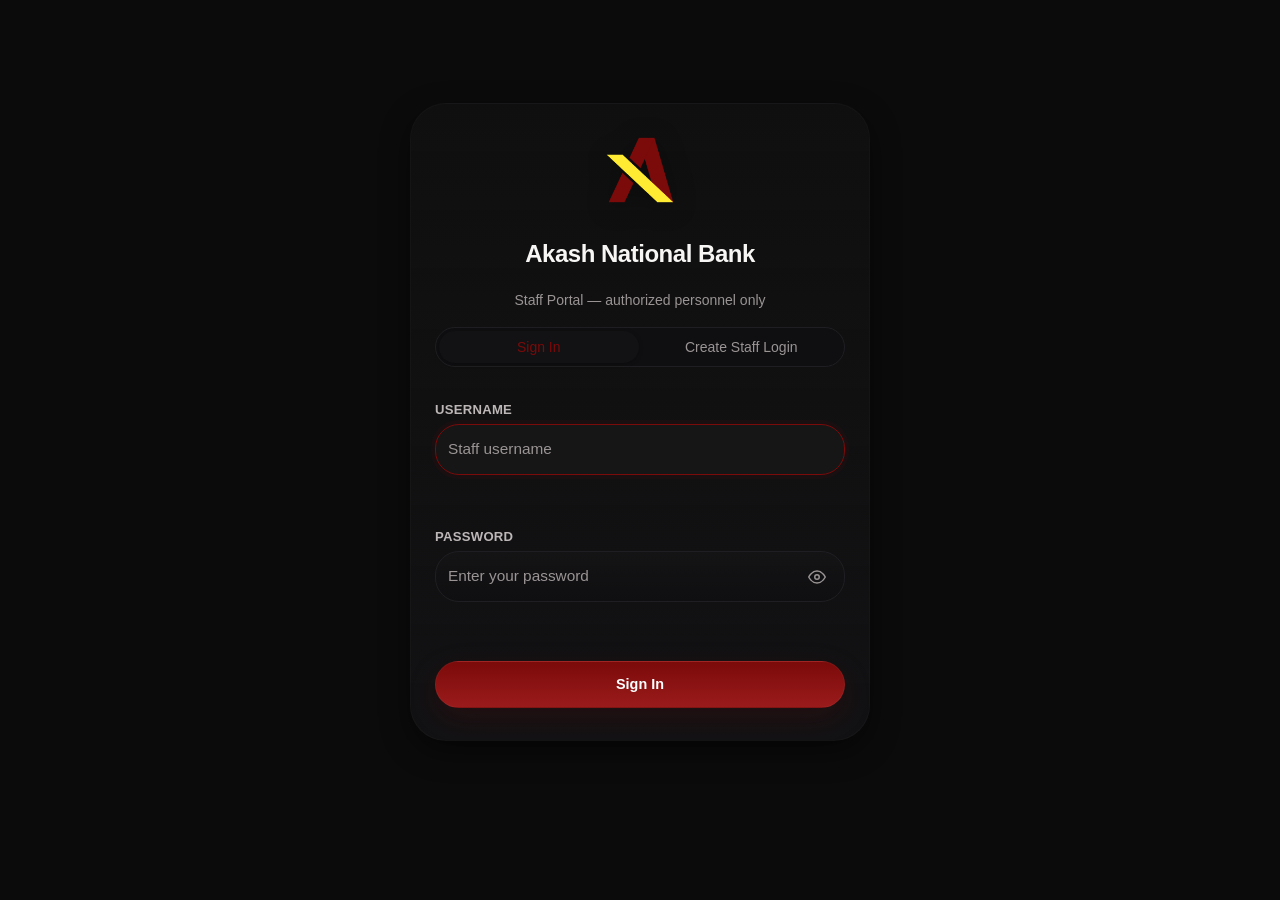
<file: frontend/index.html>
<!DOCTYPE html>
<html lang="en">
<head>
    <meta charset="UTF-8">
    <meta name="viewport" content="width=device-width, initial-scale=1.0, viewport-fit=cover">
    <meta name="theme-color" content="#7B0A0A">
    <meta name="description" content="Bank staff dashboard for customer accounts and transactions.">
    <title>Akash National Bank — Staff Dashboard</title>
    <!-- Using system fonts for modern Apple-like appearance; removed external font dependency -->
    <link rel="stylesheet" href="./style.css">
</head>
<body>
    <header class="topbar" role="banner">
        <div class="topbar-inner">
            <div class="topbar-brand">
                <img src="./assets/akash_logo.png" alt="Akash National Bank" class="brand-logo">
                <span class="brand-name">Akash National Bank</span>
            </div>
            <div class="topbar-actions">
                <button class="icon-btn" id="themeToggle" aria-label="Toggle dark/light mode">
                    <svg class="icon-sun" width="20" height="20" viewBox="0 0 24 24" fill="none" stroke="currentColor"
                         stroke-width="2" stroke-linecap="round" stroke-linejoin="round" aria-hidden="true">
                        <circle cx="12" cy="12" r="5"/>
                        <line x1="12" y1="1" x2="12" y2="3"/>
                        <line x1="12" y1="21" x2="12" y2="23"/>
                        <line x1="4.22" y1="4.22" x2="5.64" y2="5.64"/>
                        <line x1="18.36" y1="18.36" x2="19.78" y2="19.78"/>
                        <line x1="1" y1="12" x2="3" y2="12"/>
                        <line x1="21" y1="12" x2="23" y2="12"/>
                        <line x1="4.22" y1="19.78" x2="5.64" y2="18.36"/>
                        <line x1="18.36" y1="5.64" x2="19.78" y2="4.22"/>
                    </svg>
                </button>
                <button class="icon-btn" id="profileMenuToggle" aria-label="Profile menu">
                    <svg width="20" height="20" viewBox="0 0 24 24" fill="none" stroke="currentColor"
                         stroke-width="2" stroke-linecap="round" stroke-linejoin="round" aria-hidden="true">
                        <circle cx="12" cy="12" r="1"/>
                        <circle cx="19" cy="12" r="1"/>
                        <circle cx="5" cy="12" r="1"/>
                    </svg>
                </button>
                <div class="profile-menu" id="profileMenu" hidden>
                    <div class="profile-menu-content" id="profileMenuContent"></div>
                </div>
            </div>
        </div>
        <div class="topbar-tricolor" aria-hidden="true">
            <span class="tc-saffron"></span>
            <span class="tc-white"></span>
            <span class="tc-green"></span>
        </div>
    </header>

    <main class="page" id="main-content">
        <section class="hero" aria-label="Page header">
            <div class="hero-inner">
                <h1 class="hero-title">Staff Dashboard</h1>
                <p class="hero-subtitle">Create accounts, credit, withdraw, and review recent transactions.</p>
            </div>
        </section>

        <nav class="dash-nav" aria-label="Banking operations">
            <button class="dash-nav-btn is-active" data-panel="create" type="button">Create New Account</button>
            <button class="dash-nav-btn" data-panel="credit" type="button">Credit</button>
            <button class="dash-nav-btn" data-panel="withdraw" type="button">Withdraw</button>
            <button class="dash-nav-btn" data-panel="customers" type="button">Customer List</button>
            <button class="dash-nav-btn" data-panel="history" type="button">History</button>
        </nav>

        <section class="card panel" id="panel-create" aria-labelledby="create-heading">
            <div class="card-header">
                <h2 class="card-title" id="create-heading">Create New Account</h2>
            </div>
            <div class="card-body">
                <form id="createForm" novalidate>
                    <div class="field">
                        <label class="field-label" for="accountNumber">Bank account number</label>
                        <input class="field-input" id="accountNumber" name="accountNumber" type="text"
                               placeholder="e.g. ACC-100001" required>
                        <span class="field-error" id="accountNumber-error" role="alert"></span>
                    </div>
                    <div class="field">
                        <label class="field-label" for="customerName">Customer name</label>
                        <input class="field-input" id="customerName" name="customerName" type="text"
                               placeholder="Full name" required>
                        <span class="field-error" id="customerName-error" role="alert"></span>
                    </div>
                    <div class="field">
                        <label class="field-label" for="phone">Phone number</label>
                        <input class="field-input" id="phone" name="phone" type="tel"
                               placeholder="10–15 digits" required>
                        <span class="field-error" id="phone-error" role="alert"></span>
                    </div>
                    <div class="field">
                        <label class="field-label" for="address">Address</label>
                        <textarea class="field-input field-textarea" id="address" name="address"
                                  placeholder="Customer address" rows="3" required></textarea>
                        <span class="field-error" id="address-error" role="alert"></span>
                    </div>
                    <div class="field">
                        <label class="field-label" for="initialBalance">Initial balance (₹)</label>
                        <input class="field-input" id="initialBalance" name="initialBalance" type="text"
                               inputmode="decimal" placeholder="0.00" required>
                        <span class="field-error" id="initialBalance-error" role="alert"></span>
                    </div>
                    <div class="form-actions">
                        <button type="submit" class="btn btn-primary" id="createBtn">Create Account</button>
                    </div>
                </form>
                <div id="createMessage" class="toast" role="alert" aria-live="polite"></div>
                <div id="createdAccount" class="account-summary" hidden></div>
            </div>
        </section>

        <section class="card panel" id="panel-credit" hidden aria-labelledby="credit-heading">
            <div class="card-header">
                <h2 class="card-title" id="credit-heading">Credit Account</h2>
            </div>
            <div class="card-body">
                <form id="creditLookupForm" novalidate>
                    <div class="field">
                        <label class="field-label" for="creditAccountNumber">Account number</label>
                        <input class="field-input" id="creditAccountNumber" type="text" required>
                        <span class="field-error" id="creditAccountNumber-error" role="alert"></span>
                    </div>
                    <div class="form-actions">
                        <button type="submit" class="btn btn-primary" id="creditLookupBtn">Find Account</button>
                    </div>
                </form>
                <div id="creditAccount" class="account-summary" hidden></div>
                <form id="creditForm" novalidate hidden>
                    <div class="field">
                        <label class="field-label" for="creditAmount">Credit amount (₹)</label>
                        <input class="field-input" id="creditAmount" type="text" inputmode="decimal" placeholder="0.00" required>
                        <span class="field-error" id="creditAmount-error" role="alert"></span>
                    </div>
                    <div class="form-actions">
                        <button type="submit" class="btn btn-primary" id="creditBtn">Confirm Credit</button>
                    </div>
                </form>
                <div id="creditMessage" class="toast" role="alert" aria-live="polite"></div>
            </div>
        </section>

        <section class="card panel" id="panel-withdraw" hidden aria-labelledby="withdraw-heading">
            <div class="card-header">
                <h2 class="card-title" id="withdraw-heading">Withdraw</h2>
            </div>
            <div class="card-body">
                <form id="withdrawLookupForm" novalidate>
                    <div class="field">
                        <label class="field-label" for="withdrawAccountNumber">Account number</label>
                        <input class="field-input" id="withdrawAccountNumber" type="text" required>
                        <span class="field-error" id="withdrawAccountNumber-error" role="alert"></span>
                    </div>
                    <div class="form-actions">
                        <button type="submit" class="btn btn-primary" id="withdrawLookupBtn">Find Account</button>
                    </div>
                </form>
                <div id="withdrawAccount" class="account-summary" hidden></div>
                <form id="withdrawForm" novalidate hidden>
                    <div class="field">
                        <label class="field-label" for="withdrawAmount">Withdrawal amount (₹)</label>
                        <input class="field-input" id="withdrawAmount" type="text" inputmode="decimal" placeholder="0.00" required>
                        <span class="field-error" id="withdrawAmount-error" role="alert"></span>
                    </div>
                    <div class="form-actions">
                        <button type="submit" class="btn btn-primary" id="withdrawBtn">Review Withdrawal</button>
                    </div>
                </form>
                <div id="withdrawMessage" class="toast" role="alert" aria-live="polite"></div>
            </div>
        </section>

        <section class="card panel" id="panel-history" hidden aria-labelledby="history-heading">
            <div class="card-header">
                <h2 class="card-title" id="history-heading">Transaction History</h2>
            </div>
            <div class="card-body">
                <form id="historyForm" class="history-filter" novalidate>
                    <div class="field">
                        <label class="field-label" for="historyAccountNumber">
                            Account number <span class="field-label-hint">(optional)</span>
                        </label>
                        <input class="field-input" id="historyAccountNumber" type="text"
                               placeholder="Leave blank for recent activity">
                    </div>
                    <div class="form-actions">
                        <button type="submit" class="btn btn-primary" id="historyBtn">Load History</button>
                    </div>
                </form>
                <div id="historyMessage" class="toast" role="alert" aria-live="polite"></div>
                <div id="historyList" class="history-list"></div>
            </div>
        </section>

        <section class="card panel" id="panel-customers" hidden aria-labelledby="customers-heading">
            <div class="card-header">
                <h2 class="card-title" id="customers-heading">Customer List</h2>
            </div>
            <div class="card-body">
                <div class="form-actions">
                    <button type="button" class="btn btn-primary" id="loadCustomersBtn">Load Customers</button>
                </div>
                <div id="customersMessage" class="toast" role="alert" aria-live="polite"></div>
                <div id="customersList" class="customers-list"></div>
            </div>
        </section>
    </main>

    <dialog class="confirm-dialog" id="confirmDialog" aria-labelledby="dialog-title" aria-describedby="dialog-desc">
        <div class="dialog-inner">
            <div class="dialog-icon dialog-icon--warn" aria-hidden="true">
                <svg width="28" height="28" viewBox="0 0 24 24" fill="none" stroke="currentColor"
                     stroke-width="2" stroke-linecap="round" stroke-linejoin="round">
                    <path d="M10.29 3.86L1.82 18a2 2 0 0 0 1.71 3h16.94a2 2 0 0 0 1.71-3L13.71 3.86a2 2 0 0 0-3.42 0z"/>
                    <line x1="12" y1="9" x2="12" y2="13"/><line x1="12" y1="17" x2="12.01" y2="17"/>
                </svg>
            </div>
            <h3 class="dialog-title" id="dialog-title">Confirm withdrawal?</h3>
            <p class="dialog-desc" id="dialog-desc">This will deduct the amount from the customer account.</p>
            <div class="dialog-actions">
                <button class="btn btn-ghost" id="cancelAction" type="button">Cancel</button>
                <button class="btn btn-danger" id="confirmAction" type="button">Confirm Withdraw</button>
            </div>
        </div>
    </dialog>
    <div class="dialog-backdrop" id="dialogBackdrop" aria-hidden="true"></div>

    <script src="./config.js"></script>
    <script src="./script.js"></script>
</body>
</html>
</file>
<file: frontend/style.css>
/* ================================================================
   VAULT — Banking UI (Redesigned)
   Modern rounded theme using maroon · white · yellow · black
   ================================================================ */

/* ── 1. Design tokens ─────────────────────────────────────────── */
:root {
    /* Brand palette (repurposed variable names for minimal markup changes) */
    --saffron:        #7B0A0A; /* maroon */
    --saffron-light:  #9B1B1B;
    --saffron-dim:    rgba(123,10,10,0.10);
    --saffron-muted:  rgba(123,10,10,0.14);
    --green:          #FFD54A; /* warm yellow used for accents */
    --green-light:    #FFE27A;
    --green-dim:      rgba(255,213,74,0.10);
    --green-muted:    rgba(255,213,74,0.18);
    --chakra:         #000000; /* black accent */
    --white:          #FFFFFF;

    /* Neutrals (dark theme default) */
    --bg-base:        #0b0b0b;
    --bg-surface:     #0f0f10;
    --bg-card:        #121214;
    --bg-card-hover:  #17171a;
    --bg-input:       #0f0f11;
    --bg-input-focus: #161616;

    --border:         #1f1f23;
    --border-focus:   var(--saffron);
    --border-subtle:  #19191c;

    --text-primary:   #f7f6f5;
    --text-secondary: #bdb7b7;
    --text-muted:     #9a9494;
    --text-inverse:   #0b0b0b;

    /* Semantic */
    --success:        #22c55e;
    --success-dim:    rgba(34,197,94,0.09);
    --error:          #ef4444;
    --error-dim:      rgba(239,68,68,0.10);
    --warning:        var(--green);
    --money-color:    #4ade80; /* green for amounts and monetary values */

    /* Spacing scale */
    --sp-1: 4px;   --sp-2: 8px;   --sp-3: 12px;  --sp-4: 16px;
    --sp-5: 20px;  --sp-6: 24px;  --sp-8: 32px;  --sp-10: 40px;

    /* Radii — increase for a rounded, friendly look */
    --r-sm:  12px;
    --r-md:  18px;
    --r-lg:  26px;
    --r-xl:  32px;
    --r-full: 9999px;

    /* Backward-compatible radius tokens used elsewhere */
    --radius-sm: var(--r-sm);
    --radius-md: var(--r-md);
    --radius-lg: var(--r-lg);
    --radius-xl: var(--r-xl);

    /* Shadows */
    --shadow-card:   0 8px 30px rgba(0,0,0,0.48), 0 2px 6px rgba(0,0,0,0.24);
    --shadow-input:  0 0 0 4px rgba(123,10,10,0.08);
    --shadow-btn:    0 10px 30px rgba(123,10,10,0.18);
    --shadow-dialog: 0 28px 80px rgba(0,0,0,0.72);
    --shadow-lg:     0 10px 30px rgba(0,0,0,0.45);

    /* Motion */
    --ease-out: cubic-bezier(0.22, 1, 0.36, 1);
    --duration: 200ms;

    /* Layout */
    --topbar-h:   64px;
    --max-width:  1200px;
    --page-pad:   var(--sp-4);
}

/* Light theme */
[data-theme="light"] {
    --bg-base:        #f5f6fa;
    --bg-surface:     #eef0f7;
    --bg-card:        #ffffff;
    --bg-card-hover:  #f7f8fd;
    --bg-input:       #f0f2fa;
    --bg-input-focus: #fff;

    --border:         #d8dcea;
    --border-subtle:  #e8eaf3;

    --text-primary:   #111827;
    --text-secondary: #4b5563;
    --text-muted:     #9ca3af;
    --text-inverse:   #ffffff;

    --shadow-card:    0 2px 16px rgba(0,0,0,0.08), 0 1px 3px rgba(0,0,0,0.05);
    --shadow-input:   0 0 0 3px var(--saffron-muted);
    --shadow-btn:     0 4px 14px rgba(255,107,0,0.28);
}

/* ── 2. Reset & base ──────────────────────────────────────────── */
*, *::before, *::after {
    box-sizing: border-box;
    margin: 0;
    padding: 0;
}

html {
    -webkit-text-size-adjust: 100%;
    scroll-behavior: smooth;
}

body {
    /* Use Apple's SF if available, fallback to system sans */
    font-family: -apple-system, BlinkMacSystemFont, 'SF Pro Text', 'Segoe UI', Roboto, 'Helvetica Neue', Arial, sans-serif;
    font-size: 15px;
    line-height: 1.6;
    background-color: var(--bg-base);
    color: var(--text-primary);
    min-height: 100dvh;
    transition: background-color var(--duration), color var(--duration);
    -webkit-font-smoothing: antialiased;
}

/* Scrollbar (desktop) */
::-webkit-scrollbar { width: 6px; }
::-webkit-scrollbar-track { background: transparent; }
::-webkit-scrollbar-thumb { background: var(--border); border-radius: var(--r-full); }

/* Focus ring */
:focus-visible {
    outline: 2px solid var(--saffron);
    outline-offset: 2px;
}

/* ── 3. Top navigation bar ────────────────────────────────────── */
/* Hide topbar on login page */
body:has(.login-page) .topbar {
    display: none;
}

.topbar {
    position: sticky;
    top: 0;
    z-index: 100;
    background: linear-gradient(180deg, rgba(255,255,255,0.02), var(--bg-card));
    border-bottom: 1px solid rgba(255,255,255,0.02);
    backdrop-filter: blur(8px);
    -webkit-backdrop-filter: blur(8px);
    padding: 6px 0;
}

.topbar-inner {
    max-width: var(--max-width);
    margin: 0 auto;
    padding: 0 var(--page-pad);
    height: var(--topbar-h);
    display: flex;
    align-items: center;
    justify-content: space-between;
}

/* Tricolor accent stripe */
.topbar-tricolor {
    display: flex;
    height: 4px;
}
.tc-saffron { flex: 1; background: var(--saffron); }
.tc-white   { flex: 1; background: var(--white); opacity: 0.06; }
.tc-green   { flex: 1; background: var(--green); }

/* Brand */
.topbar-brand {
    display: flex;
    align-items: center;
    gap: var(--sp-2);
    text-decoration: none;
    color: inherit;
    min-width: 0;
}

.brand-logo {
    width: 40px;
    height: 40px;
    flex-shrink: 0;
    object-fit: contain;
    filter: drop-shadow(0 2px 8px rgba(0,0,0,0.3));
}

.brand-name {
    font-size: 1.05rem;
    font-weight: 700;
    letter-spacing: -0.01em;
    color: var(--text-primary);
    white-space: nowrap;
    overflow: hidden;
    text-overflow: ellipsis;
}

/* Icon button */
.icon-btn {
    display: grid;
    place-items: center;
    width: 40px;
    height: 40px;
    border-radius: var(--r-sm);
    border: 1px solid var(--border);
    background: var(--bg-input);
    color: var(--text-secondary);
    cursor: pointer;
    transition: background var(--duration), color var(--duration), border-color var(--duration);
}
.icon-btn:hover {
    background: var(--saffron-dim);
    color: var(--saffron);
    border-color: var(--saffron-muted);
}
.icon-btn .eye-hide { display: none; }

/* ── 4. Page layout ───────────────────────────────────────────── */
.page {
    max-width: var(--max-width);
    margin: 0 auto;
    padding: var(--sp-6) var(--page-pad) var(--sp-10);
}

/* ── 5. Hero ──────────────────────────────────────────────────── */
.hero {
    display: flex;
    align-items: center;
    justify-content: space-between;
    gap: var(--sp-4);
    margin-bottom: var(--sp-6);
    padding: var(--sp-6) var(--sp-6);
    background: linear-gradient(180deg, rgba(255,255,255,0.02), rgba(0,0,0,0.02));
    border-radius: calc(var(--r-xl) + 6px);
    border: 1px solid transparent;
    position: relative;
    overflow: visible;
}

/* Subtle gradient wash behind hero */
.hero::before {
    content: '';
    position: absolute;
    left: -20%; top: -40%;
    width: 240px; height: 240px;
    background: radial-gradient(circle at 30% 30%, var(--saffron-dim), transparent 35%);
    filter: blur(34px);
    opacity: 0.95;
    pointer-events: none;
}

.hero-inner { position: relative; z-index: 1; }

.hero-title {
    font-size: clamp(1.35rem, 4vw, 1.9rem);
    font-weight: 800;
    letter-spacing: -0.03em;
    line-height: 1.15;
    color: var(--text-primary);
    margin-bottom: var(--sp-1);
}

.hero-subtitle {
    font-size: 0.9rem;
    color: var(--text-secondary);
}

/* Mini Indian flag */
.hero-badge {
    flex-shrink: 0;
    position: relative;
    z-index: 1;
}

.mini-flag {
    width: 52px;
    border-radius: 4px;
    overflow: hidden;
    box-shadow: 0 2px 12px rgba(0,0,0,0.25);
    border: 1px solid rgba(255,255,255,0.1);
}

.mf-saffron, .mf-white, .mf-green {
    display: block;
    height: 18px;
}
.mf-saffron { background: var(--saffron); }
.mf-white   { background: #fff; position: relative; display: flex; align-items: center; justify-content: center; }
.mf-green   { background: var(--green); }

.mf-chakra {
    display: block;
    width: 12px;
    height: 12px;
    border: 2px solid var(--chakra);
    border-radius: 50%;
    position: relative;
}
.mf-chakra::before {
    content: '';
    position: absolute;
    inset: 1px;
    background: radial-gradient(circle, var(--chakra) 1.5px, transparent 1.5px);
}

/* ── 6. App shell grid ────────────────────────────────────────── */
.app-shell {
    display: grid;
    gap: var(--sp-5);
    grid-template-columns: 1fr;
}

@media (min-width: 860px) {
    .app-shell {
        grid-template-columns: 420px 1fr;
        align-items: start;
    }
}

@media (min-width: 1060px) {
    .app-shell {
        grid-template-columns: 460px 1fr;
    }
}

/* ── 7. Card ──────────────────────────────────────────────────── */
.card {
    background: linear-gradient(180deg, rgba(255,255,255,0.02), var(--bg-card));
    border: 1px solid rgba(255,255,255,0.02);
    border-radius: var(--r-xl);
    box-shadow: var(--shadow-card);
    overflow: hidden;
}

.card-header {
    display: flex;
    align-items: center;
    justify-content: space-between;
    padding: var(--sp-5) var(--sp-5) 0;
}

.card-title {
    display: flex;
    align-items: center;
    gap: var(--sp-2);
    font-size: 1rem;
    font-weight: 700;
    color: var(--text-primary);
}

.card-title svg {
    color: var(--saffron);
    flex-shrink: 0;
}

.card-body {
    padding: var(--sp-5);
}

/* ── 8. Form fields ───────────────────────────────────────────── */
.field {
    display: flex;
    flex-direction: column;
    gap: var(--sp-1);
    margin-bottom: var(--sp-4);
}

.field:last-of-type { margin-bottom: 0; }

.field-label {
    font-size: 0.82rem;
    font-weight: 600;
    color: var(--text-secondary);
    letter-spacing: 0.02em;
    text-transform: uppercase;
    display: flex;
    align-items: center;
    gap: var(--sp-2);
}

.field-label-hint {
    font-size: 0.75rem;
    font-weight: 400;
    text-transform: none;
    color: var(--text-muted);
    letter-spacing: 0;
}

.field-input {
    width: 100%;
    padding: 12px var(--sp-3);
    font: inherit;
    font-size: 0.96rem;
    background: linear-gradient(180deg, rgba(255,255,255,0.01), var(--bg-input));
    color: var(--text-primary);
    border: 1px solid var(--border);
    border-radius: calc(var(--r-md) + 6px);
    transition: border-color var(--duration), box-shadow var(--duration), background var(--duration), transform 120ms;
    -webkit-appearance: none;
    appearance: none;
}

.field-input::placeholder { color: var(--text-muted); }

.field-input:hover {
    border-color: var(--saffron-muted);
}

.field-input:focus {
    outline: none;
    border-color: var(--saffron);
    background: var(--bg-input-focus);
    box-shadow: var(--shadow-input);
}

.field-input.is-invalid {
    border-color: var(--error);
    box-shadow: 0 0 0 3px rgba(239,68,68,0.18);
}

.field-textarea {
    resize: vertical;
    min-height: 88px;
    line-height: 1.5;
}

.field-error {
    font-size: 0.8rem;
    color: var(--error);
    min-height: 1.2em;
    display: flex;
    align-items: center;
    gap: 4px;
}

/* ── 9. Password input wrapper ────────────────────────────────── */
.password-wrap {
    position: relative;
}

.password-wrap .field-input {
    padding-right: 46px;
}

.pwd-eye-btn {
    position: absolute;
    top: 50%;
    right: 10px;
    transform: translateY(-50%);
    background: transparent;
    border: none;
    color: var(--text-muted);
    cursor: pointer;
    padding: var(--sp-1);
    display: grid;
    place-items: center;
    border-radius: var(--r-sm);
    transition: color var(--duration), background var(--duration);
    /* Minimum touch target */
    min-width: 36px;
    min-height: 36px;
}

.pwd-eye-btn:hover { color: var(--saffron); background: var(--saffron-dim); }

.pwd-eye-btn[aria-pressed="true"] .eye-show { display: none; }
.pwd-eye-btn[aria-pressed="true"] .eye-hide { display: block; }
.pwd-eye-btn[aria-pressed="false"] .eye-show { display: block; }
.pwd-eye-btn[aria-pressed="false"] .eye-hide { display: none; }

/* ── 10. Password strength bar ────────────────────────────────── */
.strength-bar {
    display: flex;
    gap: var(--sp-1);
    margin-top: var(--sp-2);
}

.strength-seg {
    flex: 1;
    height: 4px;
    border-radius: var(--r-full);
    background: var(--border);
    transition: background var(--duration);
}

/*
  3-level scoring: data-score="1" Weak, "2" Medium, "3" Strong
  Only 3 segments used (data-seg 1–3); seg 4 kept in HTML but hidden.
*/
.strength-seg[data-seg="4"] { display: none; }

/* Weak — first segment red */
.strength-bar[data-score="1"] .strength-seg[data-seg="1"] { background: var(--error); }

/* Medium — first two segments amber */
.strength-bar[data-score="2"] .strength-seg[data-seg="1"],
.strength-bar[data-score="2"] .strength-seg[data-seg="2"] { background: var(--warning); }

/* Strong — all three segments green */
.strength-bar[data-score="3"] .strength-seg[data-seg="1"],
.strength-bar[data-score="3"] .strength-seg[data-seg="2"],
.strength-bar[data-score="3"] .strength-seg[data-seg="3"] { background: var(--green); }

.strength-label {
    font-size: 0.75rem;
    font-weight: 600;
    color: var(--text-muted);
    margin-top: 2px;
    min-height: 1em;
    letter-spacing: 0.01em;
}

/* ── 11. Form actions ─────────────────────────────────────────── */
.form-actions {
    display: flex;
    gap: var(--sp-3);
    margin-top: var(--sp-5);
    flex-wrap: wrap;
}

/* ── 12. Buttons ──────────────────────────────────────────────── */
.btn {
    display: inline-flex;
    align-items: center;
    justify-content: center;
    gap: var(--sp-2);
    padding: 11px var(--sp-5);
    font: inherit;
    font-size: 0.9rem;
    font-weight: 700;
    border-radius: var(--r-lg);
    border: 1.5px solid transparent;
    cursor: pointer;
    text-decoration: none;
    white-space: nowrap;
    transition:
        background var(--duration),
        box-shadow var(--duration),
        transform 80ms,
        opacity var(--duration),
        border-color var(--duration);
    /* Minimum touch target */
    min-height: 44px;
    user-select: none;
    -webkit-tap-highlight-color: transparent;
}

.btn:active { transform: scale(0.97); }
.btn:disabled {
    opacity: 0.5;
    cursor: not-allowed;
    transform: none;
}

/* Primary — saffron */
.btn-primary {
    background: linear-gradient(180deg, var(--saffron) 0%, var(--saffron-light) 100%);
    color: var(--white);
    box-shadow: var(--shadow-btn);
    flex: 1;
    border: 1px solid rgba(255,255,255,0.04);
}
.btn-primary:hover:not(:disabled) {
    transform: translateY(-2px);
    box-shadow: 0 18px 36px rgba(123,10,10,0.22);
}

/* Secondary — outlined green */
.btn-secondary {
    background: transparent;
    color: var(--text-primary);
    border-color: rgba(255,255,255,0.04);
    backdrop-filter: blur(6px);
}
.btn-secondary:hover:not(:disabled) {
    background: rgba(255,255,255,0.02);
    color: var(--green);
    border-color: var(--green-muted);
}

/* Ghost */
.btn-ghost {
    background: transparent;
    color: var(--text-secondary);
    border-color: var(--border);
}
.btn-ghost:hover:not(:disabled) {
    background: var(--bg-input);
    color: var(--text-primary);
}

/* Danger */
.btn-danger {
    background: var(--error);
    color: var(--white);
    border-color: var(--error);
}
.btn-danger:hover:not(:disabled) {
    background: #dc2626;
    box-shadow: 0 4px 14px rgba(239,68,68,0.35);
}

/* Loading spinner inside btn */
.btn.is-loading {
    pointer-events: none;
    position: relative;
    color: transparent;
}
.btn.is-loading::after {
    content: '';
    position: absolute;
    inset: 50% auto auto 50%;
    transform: translate(-50%, -50%);
    width: 16px;
    height: 16px;
    border: 2px solid rgba(255,255,255,0.4);
    border-top-color: #fff;
    border-radius: 50%;
    animation: spin 0.65s linear infinite;
}

/* ── 13. Toast / feedback ─────────────────────────────────────── */
.toast {
    display: none;
    align-items: center;
    gap: var(--sp-2);
    padding: var(--sp-3) var(--sp-4);
    border-radius: var(--r-md);
    font-size: 0.875rem;
    font-weight: 500;
    margin-top: var(--sp-4);
    animation: slideIn 0.22s var(--ease-out);
}

.toast.visible { display: flex; }

.toast.success {
    background: var(--success-dim);
    color: var(--success);
    border: 1px solid rgba(34,197,94,0.25);
}

.toast.error {
    background: var(--error-dim);
    color: var(--error);
    border: 1px solid rgba(239,68,68,0.25);
}

/* ── 14. Vault header ─────────────────────────────────────────── */
.vault-card-header {
    padding-bottom: var(--sp-4);
}

/* Badge / count pill */
.badge {
    display: inline-flex;
    align-items: center;
    justify-content: center;
    min-width: 26px;
    height: 22px;
    padding: 0 var(--sp-2);
    font-size: 0.75rem;
    font-weight: 700;
    border-radius: var(--r-full);
    background: var(--saffron-dim);
    color: var(--saffron);
    border: 1px solid var(--saffron-muted);
}

/* ── 15. Search bar ───────────────────────────────────────────── */
.search-wrap {
    position: relative;
    margin-bottom: var(--sp-4);
}

.search-icon {
    position: absolute;
    left: 12px;
    top: 50%;
    transform: translateY(-50%);
    color: var(--text-muted);
    pointer-events: none;
}

.search-input {
    width: 100%;
    padding: 10px var(--sp-3) 10px 38px;
    font: inherit;
    font-size: 0.9rem;
    background: var(--bg-input);
    color: var(--text-primary);
    border: 1.5px solid var(--border);
    border-radius: var(--r-md);
    transition: border-color var(--duration), box-shadow var(--duration);
    -webkit-appearance: none;
    appearance: none;
}

.search-input::placeholder { color: var(--text-muted); }

.search-input:focus {
    outline: none;
    border-color: var(--saffron);
    box-shadow: var(--shadow-input);
}

/* Clear button on search (native) */
.search-input::-webkit-search-cancel-button { opacity: 0.5; cursor: pointer; }

/* ── 16. Vault list ───────────────────────────────────────────── */
.vault-list {
    display: flex;
    flex-direction: column;
    gap: var(--sp-3);
}

/* ── 17. Vault item card ──────────────────────────────────────── */
.vault-item {
    display: grid;
    grid-template-columns: 1fr auto;
    gap: var(--sp-3);
    align-items: start;
    padding: var(--sp-4);
    background: var(--bg-card);
    border: 1.5px solid var(--border-subtle);
    border-radius: var(--r-md);
    transition: border-color var(--duration), background var(--duration), transform var(--duration);
    animation: fadeUp 0.25s var(--ease-out);
    position: relative;
    overflow: hidden;
}

.vault-item::before {
    content: '';
    position: absolute;
    left: 0; top: 0; bottom: 0;
    width: 3px;
    background: linear-gradient(180deg, var(--saffron), var(--green));
    border-radius: 0 2px 2px 0;
}

.vault-item:hover {
    border-color: var(--saffron-muted);
    background: var(--bg-card-hover);
}

.vault-item-info { min-width: 0; padding-left: var(--sp-2); }

.vault-item-title {
    font-size: 0.95rem;
    font-weight: 700;
    color: var(--text-primary);
    margin-bottom: 2px;
    white-space: nowrap;
    overflow: hidden;
    text-overflow: ellipsis;
}

.vault-item-row {
    display: flex;
    align-items: center;
    gap: var(--sp-2);
    font-size: 0.82rem;
    color: var(--text-secondary);
    margin-top: 4px;
    min-width: 0;
}

.vault-item-row svg { flex-shrink: 0; color: var(--text-muted); }

.vault-item-value {
    min-width: 0;
    overflow: hidden;
    text-overflow: ellipsis;
    white-space: nowrap;
}

.vault-item-password {
    font-family: 'Courier New', monospace;
    letter-spacing: 0.08em;
    font-size: 0.82rem;
}

.vault-item-notes {
    color: var(--text-muted);
    font-style: italic;
    font-size: 0.78rem;
    margin-top: var(--sp-2);
    display: -webkit-box;
    -webkit-line-clamp: 2;
    -webkit-box-orient: vertical;
    overflow: hidden;
}

/* Item action buttons cluster */
.vault-item-actions {
    display: flex;
    flex-direction: column;
    gap: var(--sp-2);
    flex-shrink: 0;
}

.item-btn {
    display: grid;
    place-items: center;
    width: 34px;
    height: 34px;
    border-radius: var(--r-sm);
    border: 1.5px solid var(--border);
    background: var(--bg-input);
    color: var(--text-muted);
    cursor: pointer;
    transition: background var(--duration), color var(--duration), border-color var(--duration);
    /* Touch target */
    min-width: 34px;
    min-height: 34px;
}

.item-btn:hover { color: var(--saffron); border-color: var(--saffron-muted); background: var(--saffron-dim); }

.item-btn-delete:hover { color: var(--error); border-color: rgba(239,68,68,0.3); background: var(--error-dim); }

.item-btn-copy.copied {
    color: var(--green-light);
    border-color: var(--green-muted);
    background: var(--green-dim);
}

/* ── 18. Empty state ──────────────────────────────────────────── */
.empty-state {
    display: flex;
    flex-direction: column;
    align-items: center;
    justify-content: center;
    gap: var(--sp-3);
    padding: var(--sp-10) var(--sp-4);
    text-align: center;
    color: var(--text-muted);
}

.empty-icon {
    width: 56px;
    height: 56px;
    border-radius: var(--r-lg);
    background: var(--saffron-dim);
    border: 1.5px solid var(--saffron-muted);
    display: grid;
    place-items: center;
    color: var(--saffron);
}

.empty-title {
    font-size: 0.95rem;
    font-weight: 600;
    color: var(--text-secondary);
}

.empty-desc {
    font-size: 0.82rem;
    max-width: 220px;
}

/* ── 19. Loading state skeleton ───────────────────────────────── */
.skeleton {
    border-radius: var(--r-md);
    background: linear-gradient(90deg,
        var(--bg-card) 25%,
        var(--bg-card-hover) 50%,
        var(--bg-card) 75%);
    background-size: 200% 100%;
    animation: shimmer 1.4s ease infinite;
}

.skeleton-item {
    height: 80px;
    border-radius: var(--r-md);
}

/* ── 20. Confirm dialog ───────────────────────────────────────── */
.confirm-dialog {
    position: fixed;
    inset: 0;
    z-index: 300;
    margin: auto;
    width: calc(100% - var(--sp-8));
    max-width: 380px;
    background: var(--bg-card);
    border: 1.5px solid var(--border);
    border-radius: var(--r-xl);
    box-shadow: var(--shadow-dialog);
    padding: 0;
    display: none;
    animation: scaleIn 0.22s var(--ease-out);
}

.confirm-dialog[open] { display: block; }

.dialog-backdrop {
    display: none;
    position: fixed;
    inset: 0;
    z-index: 200;
    background: rgba(0,0,0,0.65);
    backdrop-filter: blur(4px);
    -webkit-backdrop-filter: blur(4px);
    animation: fadeIn 0.18s ease;
}

.dialog-backdrop.active { display: block; }

.dialog-inner {
    padding: var(--sp-6);
    display: flex;
    flex-direction: column;
    align-items: center;
    gap: var(--sp-3);
    text-align: center;
}

.dialog-icon {
    width: 56px;
    height: 56px;
    border-radius: var(--r-lg);
    background: var(--error-dim);
    border: 1.5px solid rgba(239,68,68,0.25);
    display: grid;
    place-items: center;
    color: var(--error);
}

.dialog-title {
    font-size: 1.05rem;
    font-weight: 700;
    color: var(--text-primary);
}

.dialog-desc {
    font-size: 0.875rem;
    color: var(--text-secondary);
}

.dialog-actions {
    display: flex;
    gap: var(--sp-3);
    width: 100%;
    margin-top: var(--sp-2);
}

.dialog-actions .btn { flex: 1; }

/* ── 21. Animations ───────────────────────────────────────────── */
@keyframes spin {
    to { transform: translate(-50%, -50%) rotate(360deg); }
}

@keyframes shimmer {
    from { background-position: 200% 0; }
    to   { background-position: -200% 0; }
}

@keyframes slideIn {
    from { opacity: 0; transform: translateY(-6px); }
    to   { opacity: 1; transform: translateY(0); }
}

@keyframes fadeUp {
    from { opacity: 0; transform: translateY(8px); }
    to   { opacity: 1; transform: translateY(0); }
}

@keyframes scaleIn {
    from { opacity: 0; transform: scale(0.94); }
    to   { opacity: 1; transform: scale(1); }
}

@keyframes fadeIn {
    from { opacity: 0; }
    to   { opacity: 1; }
}

/* ── 22. Responsive overrides ─────────────────────────────────── */

/* Tight phones */
@media (max-width: 420px) {
    :root { --page-pad: var(--sp-3); }

    .hero {
        padding: var(--sp-4) var(--sp-4);
    }

    .hero-title { font-size: 1.2rem; }

    .form-actions {
        flex-direction: column;
    }
    .btn-primary { flex: none; width: 100%; }
    .btn-secondary { width: 100%; }

    .vault-item {
        grid-template-columns: 1fr;
    }
    .vault-item-actions {
        flex-direction: row;
        justify-content: flex-end;
    }
}

/* Tablet and above — items use more horizontal space */
@media (min-width: 600px) {
    :root { --page-pad: var(--sp-6); }

    .vault-item-actions {
        flex-direction: column;
    }
}

/* Wide desktop */
@media (min-width: 1200px) {
    :root { --page-pad: var(--sp-8); }
}

/* Reduce motion */
@media (prefers-reduced-motion: reduce) {
    *, *::before, *::after {
        animation-duration: 0.01ms !important;
        transition-duration: 0.01ms !important;
    }
}

/* ================================================================
   AUTH — Login page styles
   ================================================================ */

/* Full-page centered layout */
.login-page {
    min-height: calc(100vh - 56px); /* subtract topbar height */
    display: flex;
    align-items: center;
    justify-content: center;
    padding: var(--sp-6) var(--sp-4);
}

/* Login card */
.login-card {
    width: 100%;
    max-width: 460px;
    background: linear-gradient(180deg, rgba(255,255,255,0.02), var(--bg-card));
    border: 1px solid rgba(255,255,255,0.02);
    border-radius: calc(var(--r-xl) + 4px);
    padding: var(--sp-8) var(--sp-6);
    box-shadow: var(--shadow-lg);
    display: flex;
    flex-direction: column;
    align-items: center;
    gap: var(--sp-4);
}

/* Brand icon circle at top */
.login-brand {
    margin-bottom: var(--sp-2);
}

.login-brand-icon {
    width: 68px;
    height: 68px;
    object-fit: contain;
    filter: drop-shadow(0 4px 12px rgba(0,0,0,0.3));
}

.login-title {
    font-size: 1.5rem;
    font-weight: 700;
    color: var(--text-primary);
    margin: 0;
    text-align: center;
    letter-spacing: -0.02em;
}

.login-subtitle {
    font-size: 0.875rem;
    color: var(--text-muted);
    margin: 0;
    text-align: center;
}

/* Form fills full card width */
.login-form {
    width: 100%;
    display: flex;
    flex-direction: column;
    gap: var(--sp-4);
    margin-top: var(--sp-2);
}

/* Full-width submit button */
.login-submit {
    width: 100%;
    justify-content: center;
    margin-top: var(--sp-2);
}

/* Error banner */
.login-error {
    background: var(--error-dim, rgba(239,68,68,0.12));
    border: 1px solid rgba(239,68,68,0.3);
    color: var(--error, #ef4444);
    border-radius: var(--radius-md);
    padding: var(--sp-3) var(--sp-4);
    font-size: 0.875rem;
    text-align: center;
}

/* Hint text at bottom */
.login-hint {
    font-size: 0.8rem;
    color: var(--text-subtle, var(--text-muted));
    text-align: center;
    margin: 0;
    margin-top: var(--sp-2);
    opacity: 0.7;
}

/* Error state on inputs (mirrors existing field-input focus style) */
.field-input--error {
    border-color: var(--error, #ef4444) !important;
    outline-color: var(--error, #ef4444) !important;
}

/* ── Topbar user pill (shown in profile menu) ── */
.user-pill {
    display: flex;
    align-items: center;
    gap: var(--sp-2);
    background: var(--saffron-dim);
    border: 1px solid var(--saffron-muted);
    border-radius: var(--r-md);
    padding: var(--sp-2) var(--sp-3);
    font-size: 0.85rem;
    color: var(--text-primary);
    font-weight: 500;
    width: 100%;
    text-align: center;
    justify-content: center;
}

.user-pill svg {
    color: var(--saffron);
    flex-shrink: 0;
}

/* Logout button */
.btn-logout {
    display: flex;
    align-items: center;
    justify-content: center;
    gap: var(--sp-1);
    background: var(--error-dim);
    border: 1px solid rgba(239,68,68,0.2);
    color: var(--error);
    border-radius: var(--r-md);
    padding: var(--sp-2) var(--sp-3);
    font-size: 0.85rem;
    font-weight: 600;
    cursor: pointer;
    transition: border-color 0.15s, color 0.15s, background 0.15s;
    white-space: nowrap;
    width: 100%;
}

.btn-logout:hover {
    border-color: var(--error);
    color: var(--white);
    background: var(--error);
}

/* Profile menu dropdown */
.profile-menu {
    position: absolute;
    top: 100%;
    right: var(--sp-2);
    background: var(--bg-card);
    border: 1px solid var(--border);
    border-radius: var(--r-lg);
    box-shadow: var(--shadow-card);
    padding: var(--sp-2);
    margin-top: var(--sp-2);
    z-index: 1000;
    min-width: 200px;
}

.profile-menu[hidden] {
    display: none;
}

.profile-menu-content {
    display: flex;
    flex-direction: column;
    gap: var(--sp-2);
}

.topbar-actions {
    display: flex;
    align-items: center;
    gap: var(--sp-2);
    position: relative;
}

@media (max-width: 420px) {
    .login-card {
        padding: var(--sp-6) var(--sp-4);
    }
    .brand-logo {
        width: 32px;
        height: 32px;
    }
    .brand-name {
        font-size: 0.95rem;
    }
}

@media (max-width: 600px) {
    .brand-logo {
        width: 36px;
        height: 36px;
    }
}

/* ── Auth tabs ───────────────────────────────────────────────── */
.auth-tabs {
    display: flex;
    width: 100%;
    background: var(--bg-input);
    border: 1px solid var(--border);
    border-radius: var(--radius-lg);
    padding: 3px;
    gap: 3px;
    margin-bottom: var(--sp-2);
}

.auth-tab {
    flex: 1;
    padding: var(--sp-2) var(--sp-3);
    border: none;
    border-radius: calc(var(--radius-lg) - 3px);
    background: transparent;
    color: var(--text-muted);
    font-size: 0.875rem;
    font-weight: 500;
    font-family: inherit;
    cursor: pointer;
    transition: background 0.18s, color 0.18s;
    white-space: nowrap;
}

.auth-tab:hover:not(.auth-tab--active) {
    background: var(--bg-card-hover);
    color: var(--text-secondary);
}

.auth-tab--active {
    background: var(--bg-card);
    color: var(--saffron);
    box-shadow: 0 1px 4px rgba(0,0,0,0.25);
}

/* ── Auth panels ─────────────────────────────────────────────── */
.auth-panel {
    width: 100%;
}

.auth-panel--hidden {
    display: none;
}

/* ── Field hint text ─────────────────────────────────────────── */
.field-hint {
    display: block;
    font-size: 0.75rem;
    color: var(--text-muted);
    margin-top: 3px;
    opacity: 0.75;
}

/* ── Success banner ──────────────────────────────────────────── */
.login-success {
    background: var(--green-dim);
    border: 1px solid var(--green-muted);
    color: var(--green-light);
    border-radius: var(--radius-md);
    padding: var(--sp-3) var(--sp-4);
    font-size: 0.875rem;
    text-align: center;
}

.dash-nav {
    display: flex;
    flex-wrap: wrap;
    gap: var(--sp-2);
    margin-bottom: var(--sp-5);
}
.dash-nav-btn {
    flex: 1;
    min-width: 140px;
    min-height: 44px;
    border: 1.5px solid var(--border);
    background: var(--bg-card);
    color: var(--text-secondary);
    border-radius: var(--r-md);
    font: inherit;
    font-weight: 700;
    cursor: pointer;
    padding: 10px var(--sp-3);
}
.dash-nav-btn.is-active,
.dash-nav-btn:hover {
    border-color: var(--saffron-muted);
    color: var(--saffron);
    background: var(--saffron-dim);
}
.account-summary {
    margin-top: var(--sp-4);
    padding: var(--sp-4);
    border: 1.5px solid var(--border-subtle);
    border-radius: var(--r-md);
    background: var(--bg-input);
}
.summary-row {
    display: flex;
    justify-content: space-between;
    gap: var(--sp-3);
    padding: 6px 0;
    border-bottom: 1px solid var(--border-subtle);
    font-size: 0.9rem;
}
.summary-row:last-child { border-bottom: none; }
.summary-row span { color: var(--text-muted); }
.money { font-variant-numeric: tabular-nums; color: var(--money-color); }
.history-list { display: flex; flex-direction: column; gap: var(--sp-3); margin-top: var(--sp-4); }
.history-item {
    display: flex;
    justify-content: space-between;
    gap: var(--sp-4);
    padding: var(--sp-4);
    border: 1.5px solid var(--border-subtle);
    border-radius: var(--r-md);
}
.history-type--credit { color: var(--green-light); }
.history-type--withdraw { color: var(--saffron); }
.history-meta { font-size: 0.78rem; color: var(--text-muted); }
.history-amounts { text-align: right; }
.dialog-icon--warn {
    background: var(--saffron-dim);
    border-color: var(--saffron-muted);
    color: var(--saffron);
}
.history-filter .form-actions { margin-top: var(--sp-3); }

/* Customer list */
.customers-list {
    display: flex;
    flex-direction: column;
    gap: var(--sp-3);
    margin-top: var(--sp-4);
}

.customer-item {
    display: grid;
    grid-template-columns: 1fr auto;
    gap: var(--sp-4);
    padding: var(--sp-4);
    border: 1px solid var(--border);
    border-radius: var(--r-lg);
    background: linear-gradient(180deg, rgba(255,255,255,0.01), rgba(0,0,0,0.02));
    transition: border-color var(--duration), background var(--duration);
    animation: fadeUp 0.25s var(--ease-out);
}

.customer-item:hover {
    border-color: var(--saffron-muted);
    background: linear-gradient(180deg, rgba(255,255,255,0.02), rgba(0,0,0,0.03));
}

.customer-info {
    display: flex;
    flex-direction: column;
    gap: var(--sp-2);
    min-width: 0;
}

.customer-name {
    font-size: 0.95rem;
    font-weight: 700;
    color: var(--text-primary);
}

.customer-detail {
    display: flex;
    align-items: center;
    gap: var(--sp-2);
    font-size: 0.85rem;
    color: var(--text-secondary);
}

.customer-detail-label {
    color: var(--text-muted);
    font-weight: 600;
    min-width: 70px;
}

.customer-balance {
    display: flex;
    flex-direction: column;
    gap: var(--sp-2);
    text-align: right;
    white-space: nowrap;
}

.customer-balance-label {
    font-size: 0.8rem;
    color: var(--text-muted);
    font-weight: 600;
    text-transform: uppercase;
}

.customer-balance-amount {
    font-size: 1.15rem;
    font-weight: 700;
    color: var(--money-color);
    font-variant-numeric: tabular-nums;
}
</file>
